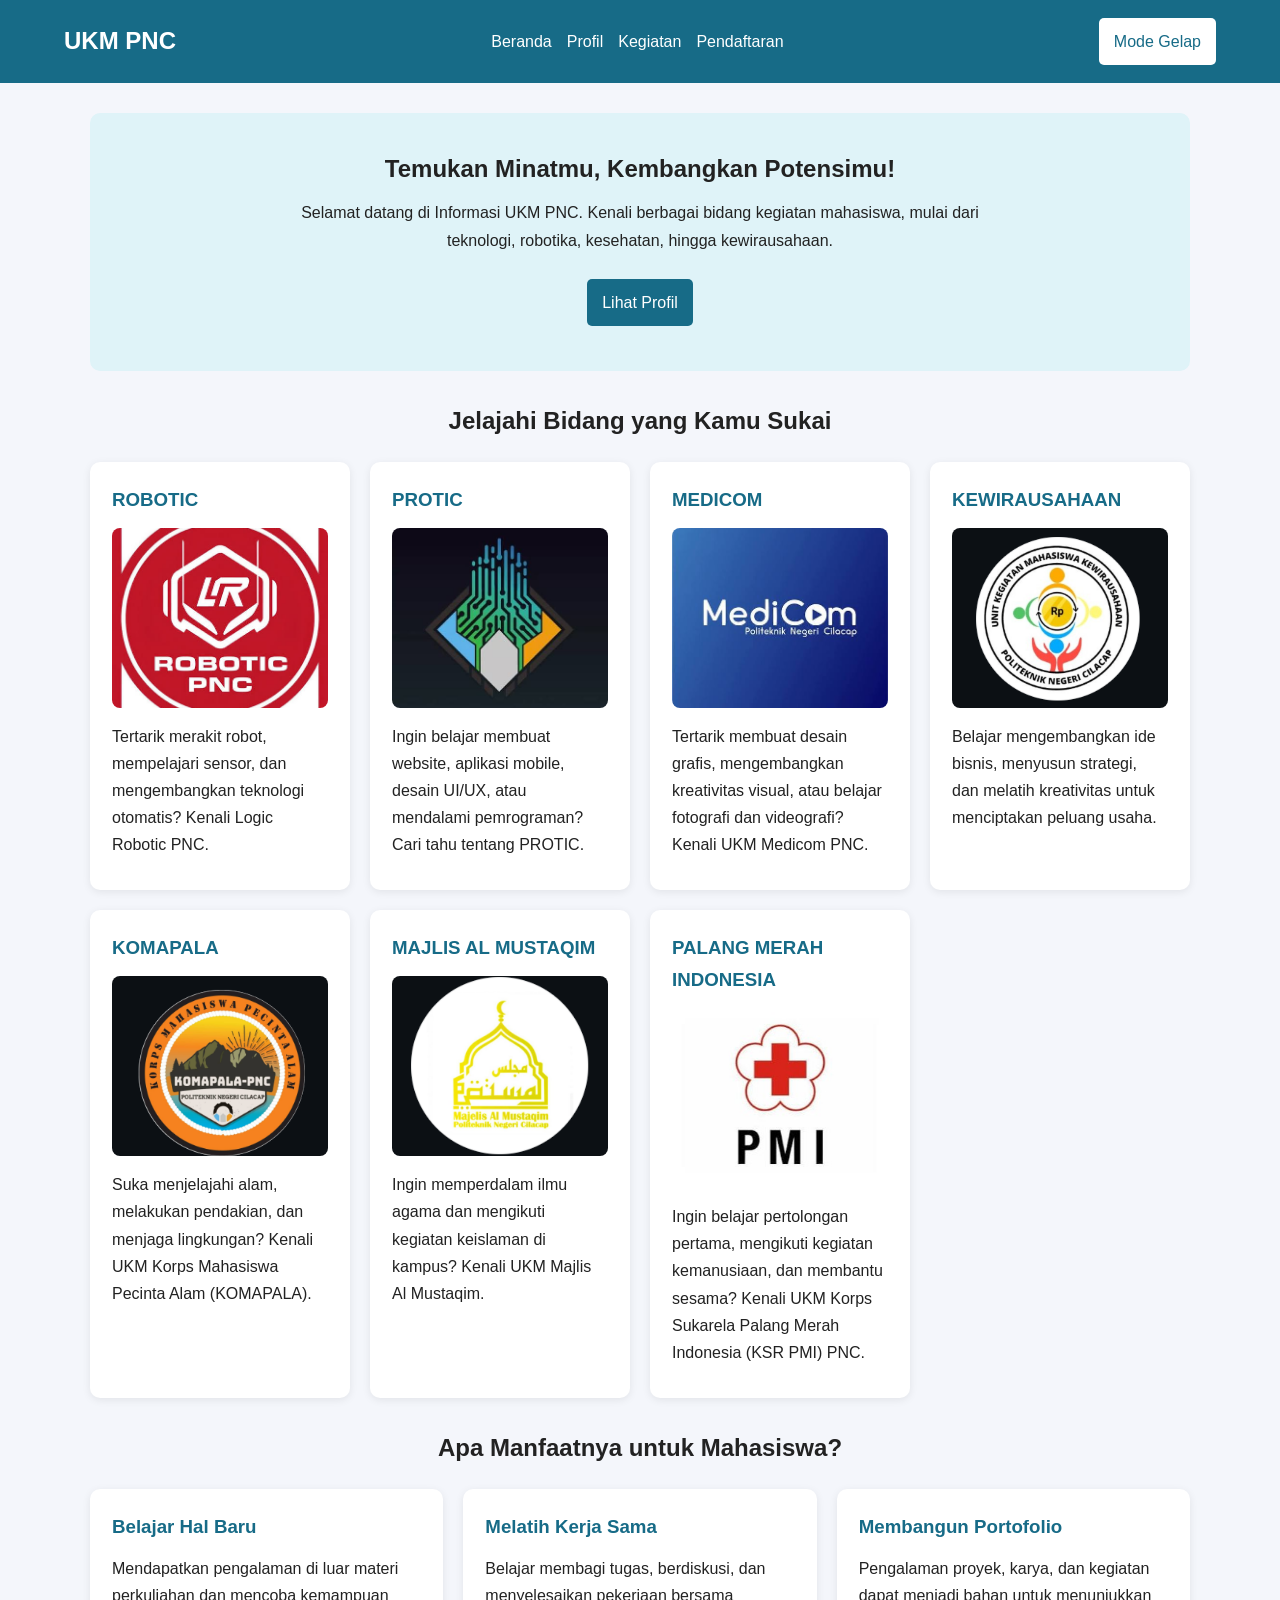
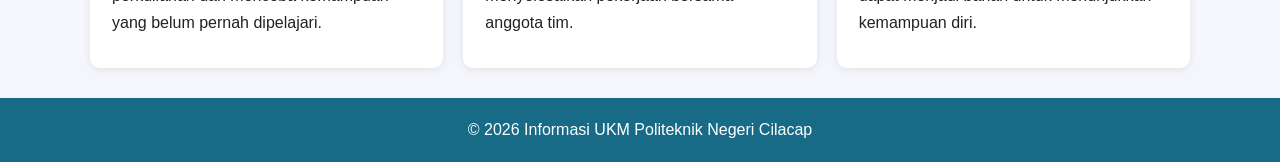
<file: index.html>
<!doctype html>
<html lang="id">
  <head>
    <meta charset="UTF-8" />
    <meta name="viewport" content="width=device-width, initial-scale=1.0" />
    <title>Beranda UKM PNC</title>
    <link rel="stylesheet" href="css/style.css" />
  </head>
  <body>
    <nav class="navbar">
      <h2>UKM PNC</h2>
      <div class="menu">
        <a href="index.html">Beranda</a>
        <a href="profil.html">Profil</a>
        <a href="kegiatan.html">Kegiatan</a>
        <a href="pendaftaran.html">Pendaftaran</a>
      </div>
      <button id="tombol-tema">Mode Gelap</button>
    </nav>

    <main>
      <section class="hero">
        <h1>Temukan Minatmu, Kembangkan Potensimu!</h1>
        <p>
          Selamat datang di Informasi UKM PNC. Kenali berbagai bidang kegiatan mahasiswa, mulai dari teknologi, robotika, kesehatan, hingga kewirausahaan.
        </p>
        <a href="profil.html" class="tombol">Lihat Profil</a>
      </section>

      <section>
        <h2 class="judul">Jelajahi Bidang yang Kamu Sukai</h2>
        <div class="grid-card">
          <div class="card">
            <h3>ROBOTIC</h3>
            <img src="images/robotic.jpg" alt="robotic">
            <p>
              Tertarik merakit robot, mempelajari sensor, dan mengembangkan teknologi otomatis? Kenali Logic Robotic PNC.
            </p>
          </div>

          <div class="card">
            <h3>PROTIC</h3>
            <img src="images/protic.jpg" alt="protic">
            <p>
              Ingin belajar membuat website, aplikasi mobile, desain UI/UX, atau mendalami pemrograman? Cari tahu tentang PROTIC.
            </p>
          </div>

          <div class="card">
            <h3>MEDICOM</h3>
            <img src="images/medicom.jpg" alt="medicom">
            <p>
              Tertarik membuat desain grafis, mengembangkan kreativitas visual, atau belajar fotografi dan videografi? Kenali UKM Medicom PNC.
            </p>
          </div>

          <div class="card">
            <h3>KEWIRAUSAHAAN</h3>
            <img src="images/kewirausahaan.png" alt="kewirausahaan">
            <p>
              Belajar mengembangkan ide bisnis, menyusun strategi, dan melatih kreativitas untuk menciptakan peluang usaha.
            </p>
          </div>

          <div class="card">
            <h3>KOMAPALA</h3>
            <img src="images/komapala.png" alt="komapala">
            <p>
              Suka menjelajahi alam, melakukan pendakian, dan menjaga lingkungan? Kenali UKM Korps Mahasiswa Pecinta Alam (KOMAPALA).
            </p>
          </div>

          <div class="card">
            <h3>MAJLIS AL MUSTAQIM</h3>
            <img src="images/almustaqim.png" alt="almustaqim">
            <p>
              Ingin memperdalam ilmu agama dan mengikuti kegiatan keislaman di kampus? Kenali UKM Majlis Al Mustaqim.
            </p>
          </div>

          <div class="card">
            <h3>PALANG MERAH INDONESIA</h3>
            <img src="images/KSR.jpg" alt="pmi">
            <p>
              Ingin belajar pertolongan pertama, mengikuti kegiatan kemanusiaan, dan membantu sesama? Kenali UKM Korps Sukarela Palang Merah Indonesia (KSR PMI) PNC.
            </p>
          </div>
        </div>
      </section>

      <section>
        <h2 class="judul">Apa Manfaatnya untuk Mahasiswa?</h2>
        <div class="grid-card">
          <div class="card">
            <h3>Belajar Hal Baru</h3>
            <p>
              Mendapatkan pengalaman di luar materi perkuliahan dan mencoba kemampuan yang belum pernah dipelajari.
            </p>
          </div>

          <div class="card">
            <h3>Melatih Kerja Sama</h3>
            <p>
              Belajar membagi tugas, berdiskusi, dan menyelesaikan pekerjaan bersama anggota tim.
            </p>
          </div>

          <div class="card">
            <h3>Membangun Portofolio</h3>
            <p>
              Pengalaman proyek, karya, dan kegiatan dapat menjadi bahan untuk menunjukkan kemampuan diri.
            </p>
          </div>
        </div>
      </section>
    </main>

    <footer>
      <p>&copy; 2026 Informasi UKM Politeknik Negeri Cilacap</p>
    </footer>

    <script src="js/script.js"></script>
  </body>
</html>
</file>
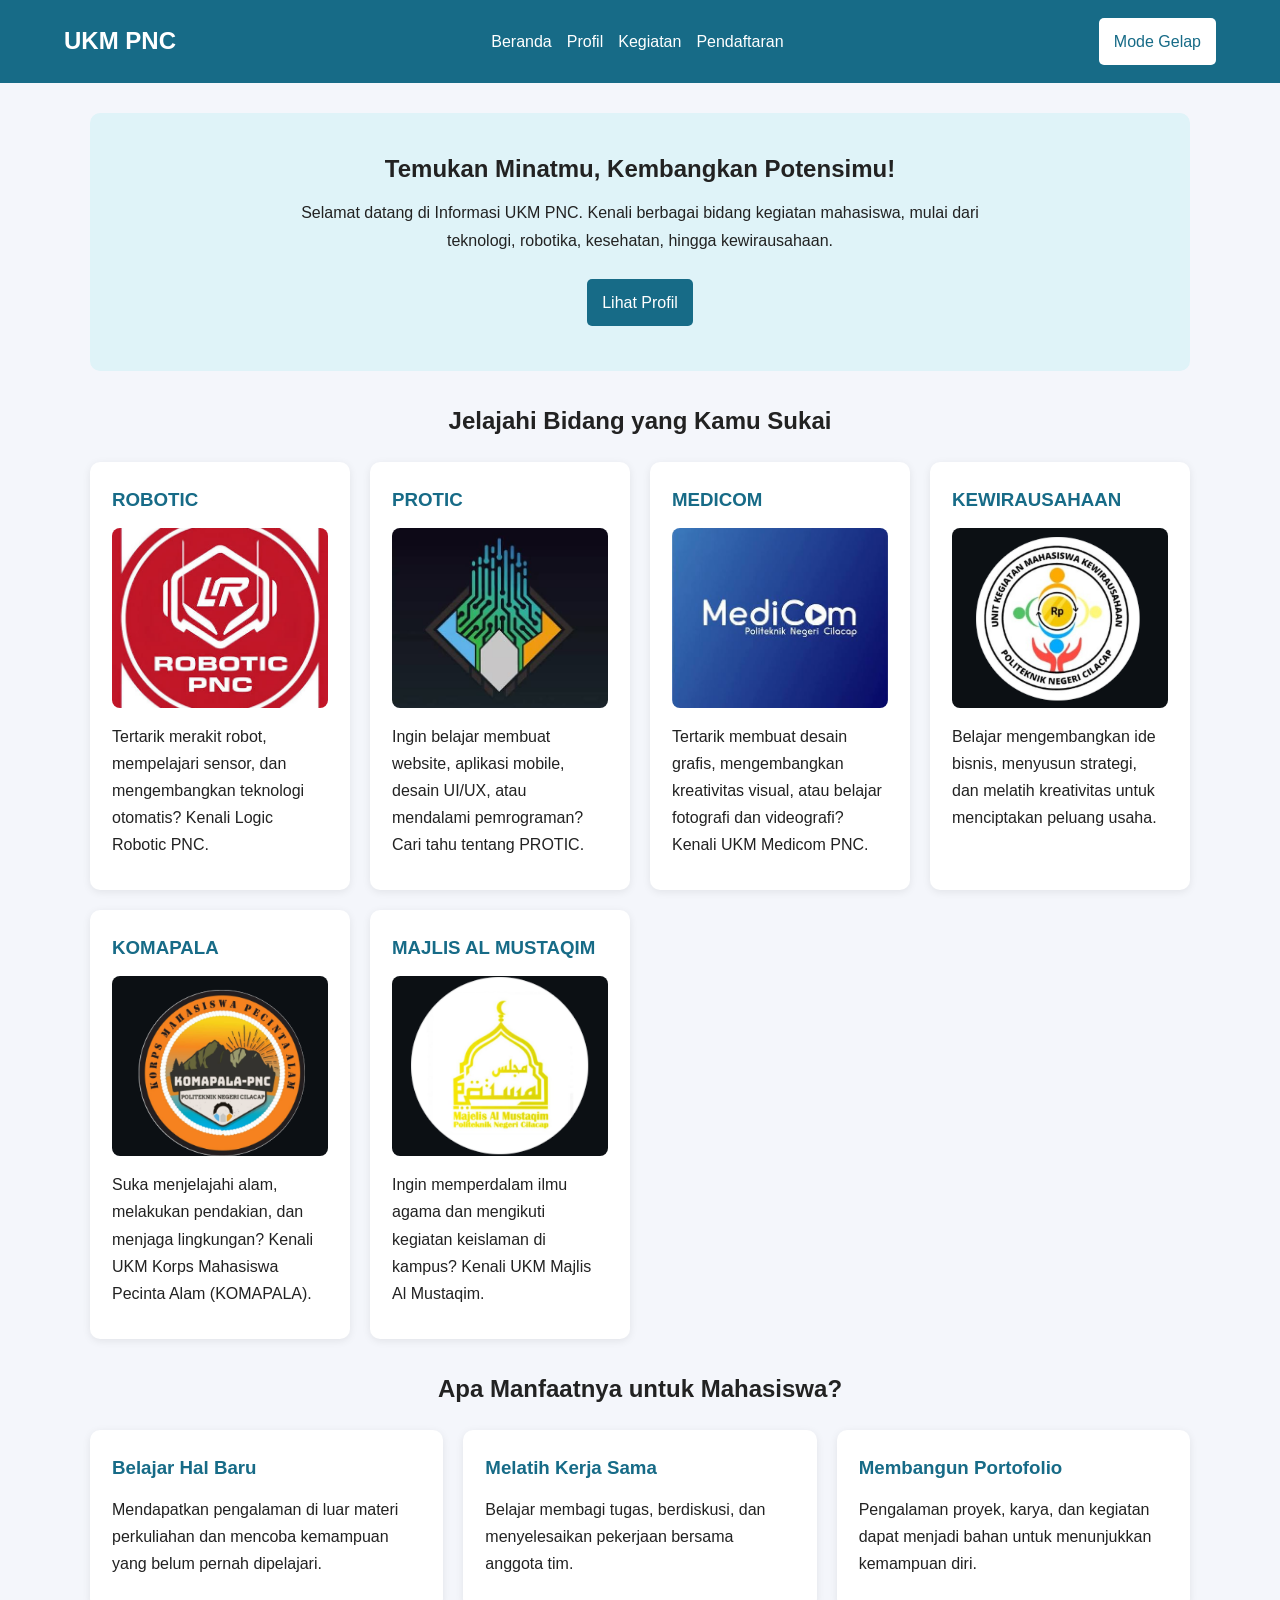
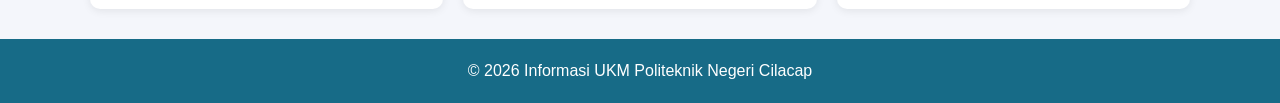
<file: beranda.html>
<!doctype html>
<html lang="id">
  <head>
    <meta charset="UTF-8" />
    <meta name="viewport" content="width=device-width, initial-scale=1.0" />
    <title>Beranda UKM PNC</title>
    <link rel="stylesheet" href="css/style.css" />
  </head>
  <body>
    <nav class="navbar">
      <h2>UKM PNC</h2>
      <div class="menu">
        <a href="beranda.html">Beranda</a>
        <a href="profil.html">Profil</a>
        <a href="kegiatan.html">Kegiatan</a>
        <a href="pendaftaran.html">Pendaftaran</a>
      </div>
      <button id="tombol-tema">Mode Gelap</button>
    </nav>

    <main>
      <section class="hero">
        <h1>Temukan Minatmu, Kembangkan Potensimu!</h1>
        <p>
          Selamat datang di Informasi UKM PNC. Kenali berbagai bidang kegiatan mahasiswa, mulai dari teknologi, robotika, kesehatan, hingga kewirausahaan.
        </p>
        <a href="profil.html" class="tombol">Lihat Profil</a>
      </section>

      <section>
        <h2 class="judul">Jelajahi Bidang yang Kamu Sukai</h2>
        <div class="grid-card">
          <div class="card">
            <h3>ROBOTIC</h3>
            <img src="images/robotic.jpg" alt="robotic">
            <p>
              Tertarik merakit robot, mempelajari sensor, dan mengembangkan teknologi otomatis? Kenali Logic Robotic PNC.
            </p>
          </div>

          <div class="card">
            <h3>PROTIC</h3>
            <img src="images/protic.jpg" alt="protic">
            <p>
              Ingin belajar membuat website, aplikasi mobile, desain UI/UX, atau mendalami pemrograman? Cari tahu tentang PROTIC.
            </p>
          </div>

          <div class="card">
            <h3>MEDICOM</h3>
            <img src="images/medicom.jpg" alt="medicom">
            <p>
              Tertarik membuat desain grafis, mengembangkan kreativitas visual, atau belajar fotografi dan videografi? Kenali UKM Medicom PNC.
            </p>
          </div>

          <div class="card">
            <h3>KEWIRAUSAHAAN</h3>
            <img src="images/kewirausahaan.png" alt="kewirausahaan">
            <p>
              Belajar mengembangkan ide bisnis, menyusun strategi, dan melatih kreativitas untuk menciptakan peluang usaha.
            </p>
          </div>

          <div class="card">
            <h3>KOMAPALA</h3>
            <img src="images/komapala.png" alt="komapala">
            <p>
              Suka menjelajahi alam, melakukan pendakian, dan menjaga lingkungan? Kenali UKM Korps Mahasiswa Pecinta Alam (KOMAPALA).
            </p>
          </div>

          <div class="card">
            <h3>MAJLIS AL MUSTAQIM</h3>
            <img src="images/almustaqim.png" alt="almustaqim">
            <p>
              Ingin memperdalam ilmu agama dan mengikuti kegiatan keislaman di kampus? Kenali UKM Majlis Al Mustaqim.
            </p>
          </div>
        </div>
      </section>

      <section>
        <h2 class="judul">Apa Manfaatnya untuk Mahasiswa?</h2>
        <div class="grid-card">
          <div class="card">
            <h3>Belajar Hal Baru</h3>
            <p>
              Mendapatkan pengalaman di luar materi perkuliahan dan mencoba kemampuan yang belum pernah dipelajari.
            </p>
          </div>

          <div class="card">
            <h3>Melatih Kerja Sama</h3>
            <p>
              Belajar membagi tugas, berdiskusi, dan menyelesaikan pekerjaan bersama anggota tim.
            </p>
          </div>

          <div class="card">
            <h3>Membangun Portofolio</h3>
            <p>
              Pengalaman proyek, karya, dan kegiatan dapat menjadi bahan untuk menunjukkan kemampuan diri.
            </p>
          </div>
        </div>
      </section>
    </main>

    <footer>
      <p>&copy; 2026 Informasi UKM Politeknik Negeri Cilacap</p>
    </footer>

    <script src="js/script.js"></script>
  </body>
</html>
</file>
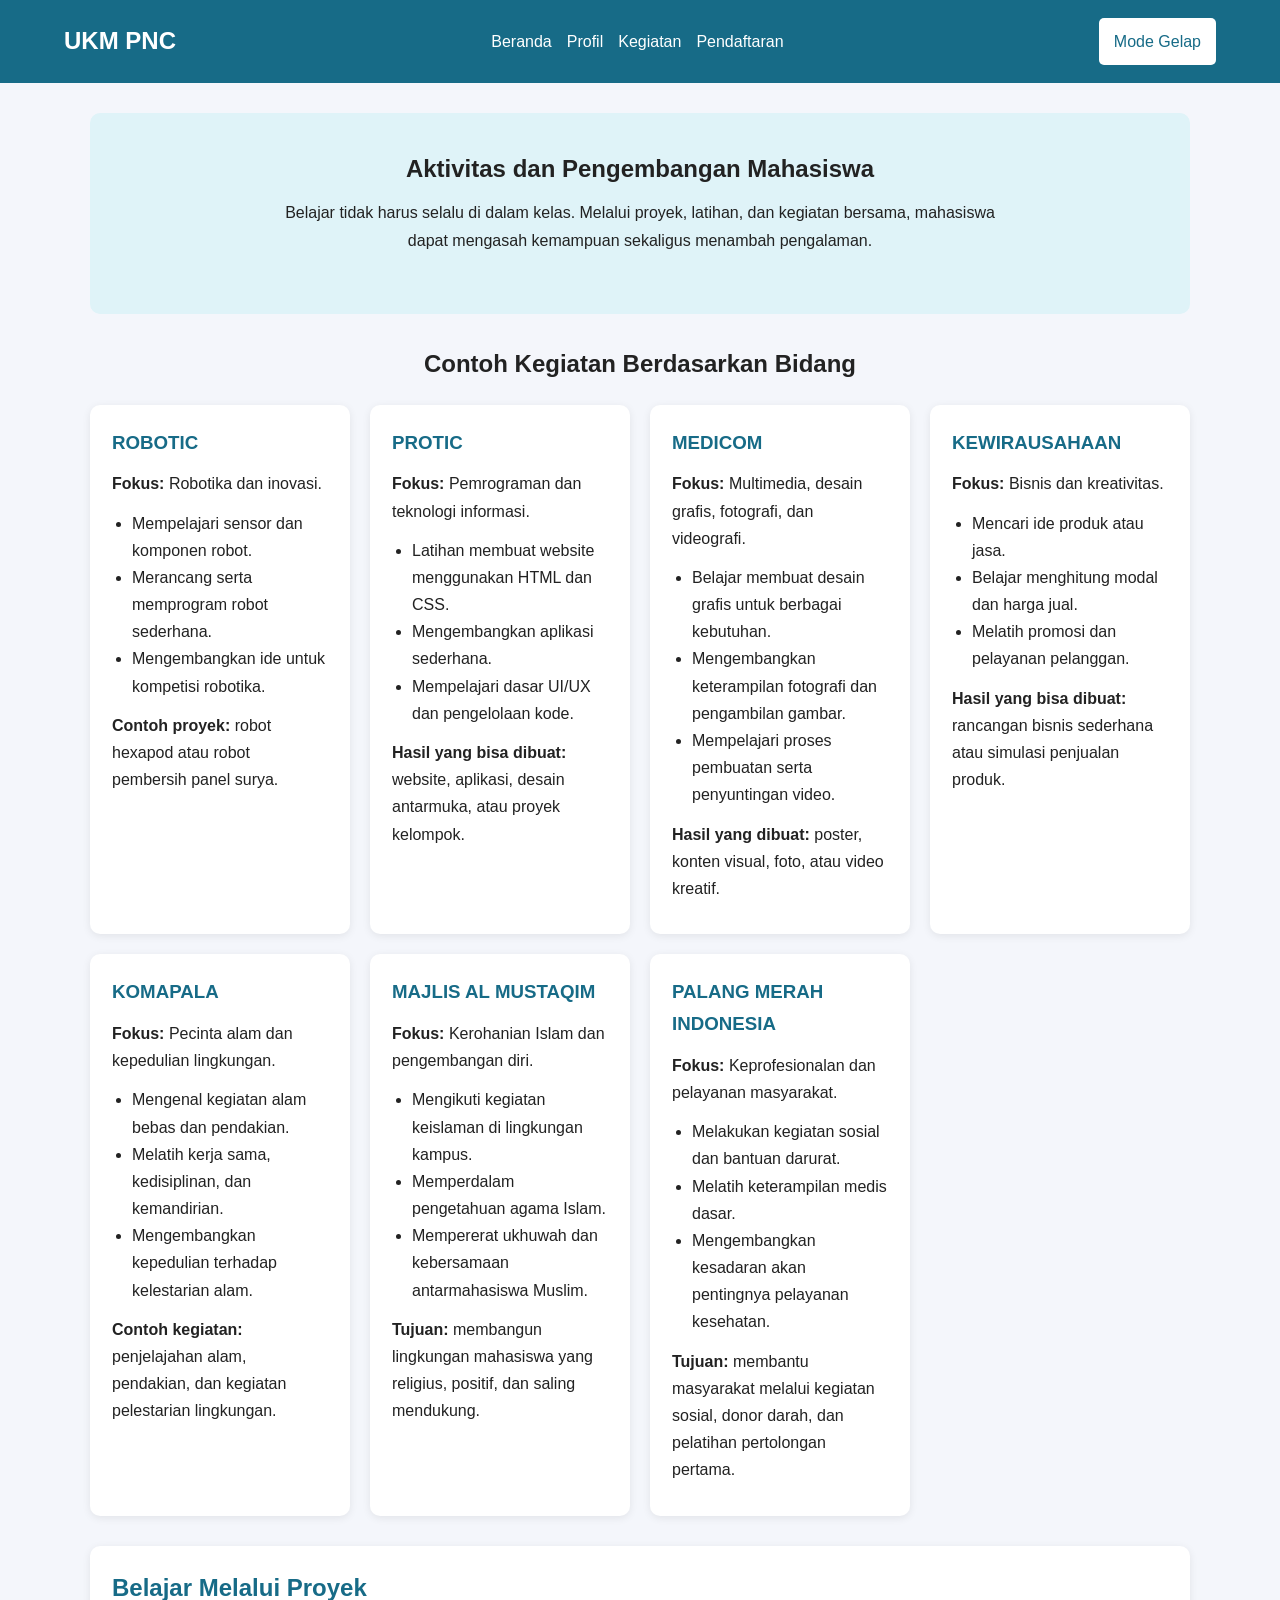
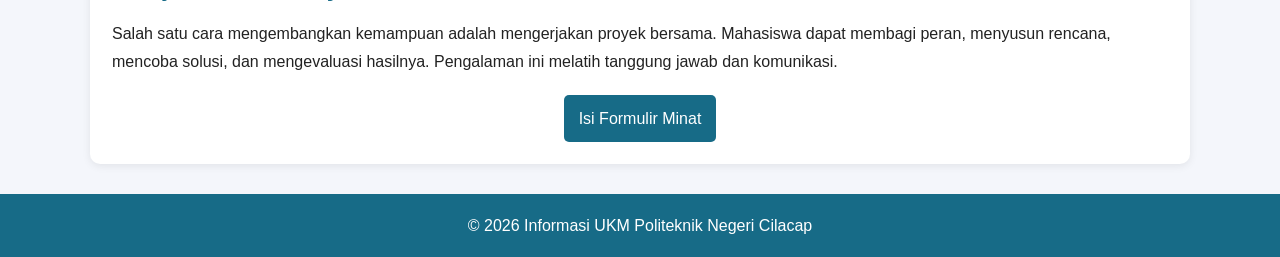
<file: kegiatan.html>
<!doctype html>
<html lang="id">
  <head>
    <meta charset="UTF-8" />
    <meta name="viewport" content="width=device-width, initial-scale=1.0" />
    <title>Kegiatan UKM PNC</title>
    <link rel="stylesheet" href="css/style.css" />
  </head>
  <body>
    <nav class="navbar">
      <h2>UKM PNC</h2>
      <div class="menu">
        <a href="index.html">Beranda</a>
        <a href="profil.html">Profil</a>
        <a href="kegiatan.html">Kegiatan</a>
        <a href="pendaftaran.html">Pendaftaran</a>
      </div>
      <button id="tombol-tema">Mode Gelap</button>
    </nav>

    <main>
      <section class="hero">
        <h1>Aktivitas dan Pengembangan Mahasiswa</h1>
        <p>
          Belajar tidak harus selalu di dalam kelas. Melalui proyek, latihan, dan kegiatan bersama, mahasiswa dapat mengasah kemampuan sekaligus menambah pengalaman.
        </p>
      </section>

      <section>
        <h2 class="judul">Contoh Kegiatan Berdasarkan Bidang</h2>

        <div class="grid-card">
          <div class="card">
            <h3>ROBOTIC</h3>
            <p><strong>Fokus:</strong> Robotika dan inovasi.</p>
            <ul>
              <li>Mempelajari sensor dan komponen robot.</li>
              <li>Merancang serta memprogram robot sederhana.</li>
              <li>Mengembangkan ide untuk kompetisi robotika.</li>
            </ul>
            <p>
              <strong>Contoh proyek:</strong> robot hexapod atau robot pembersih
              panel surya.
            </p>
          </div>

          <div class="card">
            <h3>PROTIC</h3>
            <p><strong>Fokus:</strong> Pemrograman dan teknologi informasi.</p>
            <ul>
              <li>Latihan membuat website menggunakan HTML dan CSS.</li>
              <li>Mengembangkan aplikasi sederhana.</li>
              <li>Mempelajari dasar UI/UX dan pengelolaan kode.</li>
            </ul>
            <p>
              <strong>Hasil yang bisa dibuat:</strong> website, aplikasi, desain
              antarmuka, atau proyek kelompok.
            </p>
          </div>

          <div class="card">
            <h3>MEDICOM</h3>
            <p>
              <strong>Fokus:</strong> Multimedia, desain grafis, fotografi, dan
              videografi.
            </p>
            <ul>
              <li>Belajar membuat desain grafis untuk berbagai kebutuhan.</li>
              <li>
                Mengembangkan keterampilan fotografi dan pengambilan gambar.
              </li>
              <li>Mempelajari proses pembuatan serta penyuntingan video.</li>
            </ul>
            <p>
              <strong>Hasil yang dibuat:</strong> poster, konten visual, foto,
              atau video kreatif.
            </p>
          </div>

          <div class="card">
            <h3>KEWIRAUSAHAAN</h3>
            <p><strong>Fokus:</strong> Bisnis dan kreativitas.</p>
            <ul>
              <li>Mencari ide produk atau jasa.</li>
              <li>Belajar menghitung modal dan harga jual.</li>
              <li>Melatih promosi dan pelayanan pelanggan.</li>
            </ul>
            <p>
              <strong>Hasil yang bisa dibuat:</strong> rancangan bisnis sederhana atau simulasi penjualan produk.
            </p>
          </div>

          <div class="card">
            <h3>KOMAPALA</h3>
            <p><strong>Fokus:</strong> Pecinta alam dan kepedulian lingkungan.</p>
            <ul>
              <li>Mengenal kegiatan alam bebas dan pendakian.</li>
              <li>Melatih kerja sama, kedisiplinan, dan kemandirian.</li>
              <li>Mengembangkan kepedulian terhadap kelestarian alam.</li>
            </ul>
            <p>
              <strong>Contoh kegiatan:</strong> penjelajahan alam, pendakian, dan kegiatan pelestarian lingkungan.
            </p>
          </div>

          <div class="card">
            <h3>MAJLIS AL MUSTAQIM</h3>
            <p><strong>Fokus:</strong> Kerohanian Islam dan pengembangan diri.</p>
            <ul>
              <li>Mengikuti kegiatan keislaman di lingkungan kampus.</li>
              <li>Memperdalam pengetahuan agama Islam.</li>
              <li>Mempererat ukhuwah dan kebersamaan antarmahasiswa Muslim.</li>
            </ul>
            <p>
              <strong>Tujuan:</strong> membangun lingkungan mahasiswa yang religius, positif, dan saling mendukung.
            </p>
          </div>

          <div class="card">
            <h3>PALANG MERAH INDONESIA</h3>
            <p><strong>Fokus:</strong> Keprofesionalan dan pelayanan masyarakat.</p>
            <ul>
              <li>Melakukan kegiatan sosial dan bantuan darurat.</li>
              <li>Melatih keterampilan medis dasar.</li>
              <li>Mengembangkan kesadaran akan pentingnya pelayanan kesehatan.</li>
            </ul>
            <p>
              <strong>Tujuan:</strong> membantu masyarakat melalui kegiatan sosial, donor darah, dan pelatihan pertolongan pertama.
            </p>
          </div>
        </div>
      </section>

      <section class="card">
        <h2>Belajar Melalui Proyek</h2>
        <p>
          Salah satu cara mengembangkan kemampuan adalah mengerjakan proyek bersama. Mahasiswa dapat membagi peran, menyusun rencana, mencoba solusi, dan mengevaluasi hasilnya. Pengalaman ini melatih tanggung jawab dan komunikasi.
        </p>
        <div class="tengah">
          <a href="pendaftaran.html" class="tombol" id="formulir">Isi Formulir Minat</a>
        </div>
      </section>
    </main>

    <footer>
      <p>&copy; 2026 Informasi UKM Politeknik Negeri Cilacap</p>
    </footer>

    <script src="js/script.js"></script>
  </body>
</html>
</file>
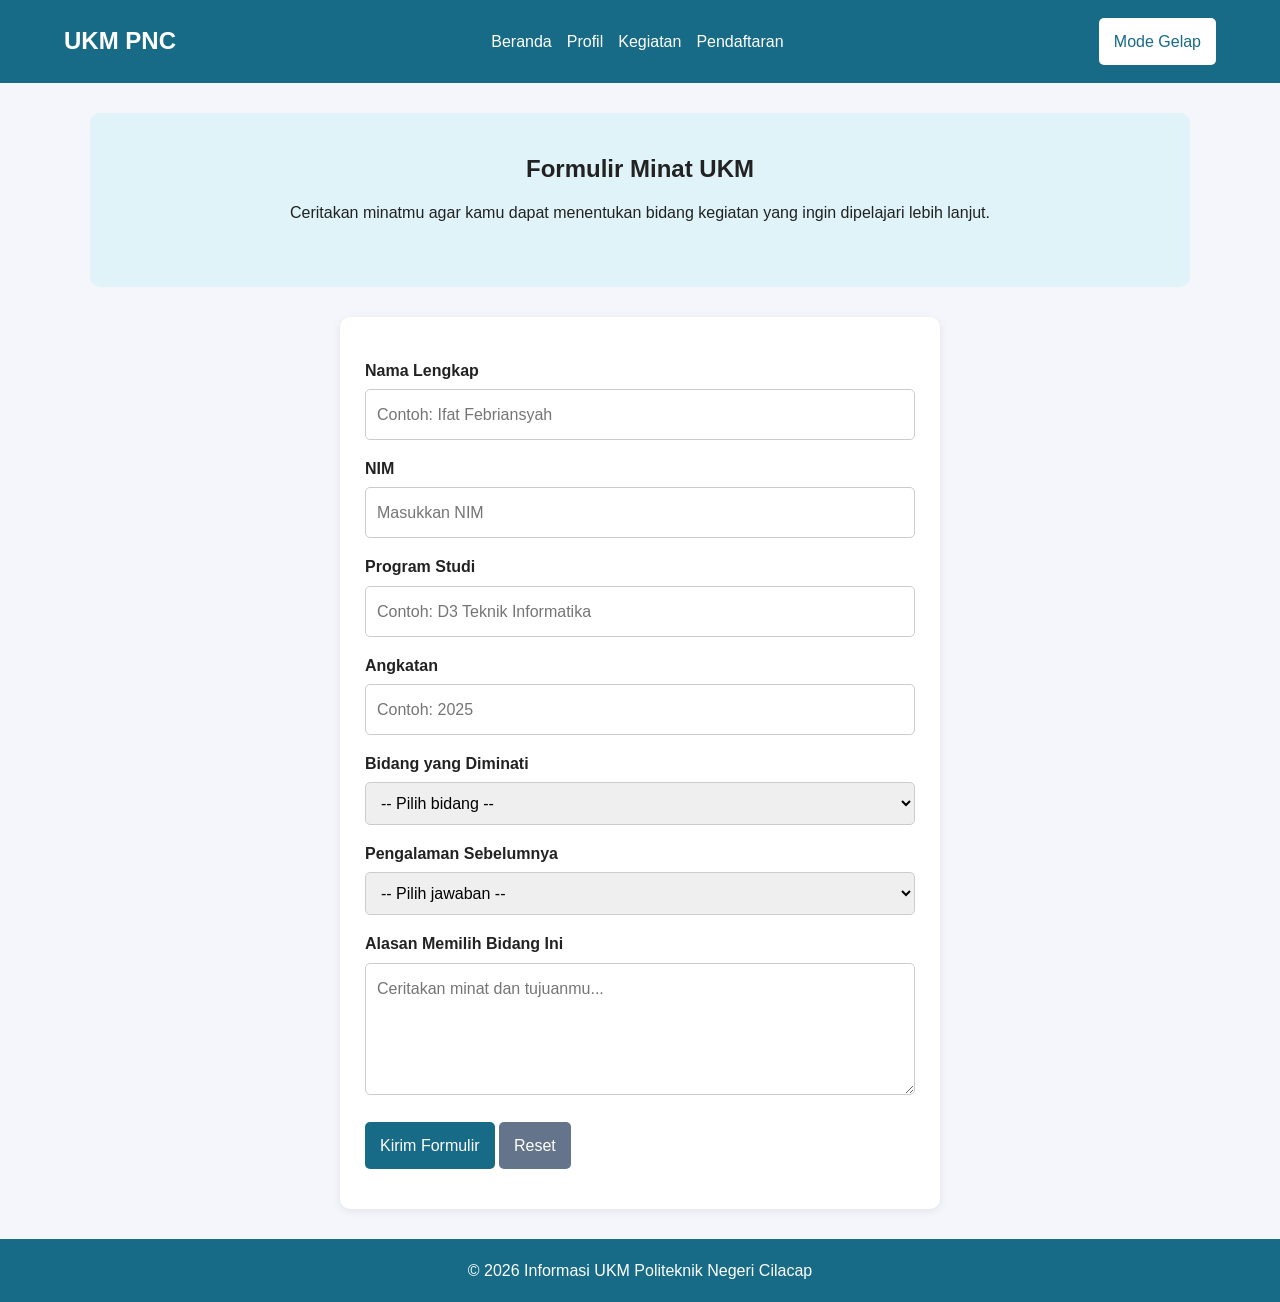
<file: pendaftaran.html>
<!doctype html>
<html lang="id">
  <head>
    <meta charset="UTF-8" />
    <meta name="viewport" content="width=device-width, initial-scale=1.0" />
    <title>Pendaftaran UKM PNC</title>
    <link rel="stylesheet" href="css/style.css" />
  </head>
  <body>
    <nav class="navbar">
      <h2>UKM PNC</h2>
      <div class="menu">
        <a href="index.html">Beranda</a>
        <a href="profil.html">Profil</a>
        <a href="kegiatan.html">Kegiatan</a>
        <a href="pendaftaran.html">Pendaftaran</a>
      </div>
      <button id="tombol-tema">Mode Gelap</button>
    </nav>

    <main>
      <section class="hero">
        <h1>Formulir Minat UKM</h1>
        <p>
          Ceritakan minatmu agar kamu dapat menentukan bidang kegiatan yang
          ingin dipelajari lebih lanjut.
        </p>
      </section>

      <form id="form-pendaftaran" class="form-pendaftaran">
        <label for="nama">Nama Lengkap</label>
        <input type="text" id="nama" placeholder="Contoh: Ifat Febriansyah" required />

        <label for="nim">NIM</label>
        <input type="text" id="nim" placeholder="Masukkan NIM" required />

        <label for="prodi">Program Studi</label>
        <input type="text" id="prodi" placeholder="Contoh: D3 Teknik Informatika" required />
        
        <label for="angkatan">Angkatan</label>
        <input type="number" id="angkatan" placeholder="Contoh: 2025" required />

        <label for="pilihan-ukm">Bidang yang Diminati</label>
        <select id="pilihan-ukm" required>
          <option value="">-- Pilih bidang --</option>
          <option value="Logic Robotic PNC">ROBOTIC</option>
          <option value="PROTIC">PROTIC</option>
          <option value="Medicom">MEDICOM</option>
          <option value="Kewirausahaan">KEWIRAUSAHAAN</option>
          <option value="Kewirausahaan">KOMAPALA</option>
          <option value="Kewirausahaan">MAJLIS AL MUSTAQIM</option>
        </select>

        <label for="pengalaman">Pengalaman Sebelumnya</label>
        <select id="pengalaman" required>
          <option value="">-- Pilih jawaban --</option>
          <option value="Pemula">Belum punya pengalaman</option>
          <option value="Pernah belajar">Pernah belajar sendiri</option>
          <option value="Pernah ikut kegiatan">
            Pernah ikut kegiatan serupa
          </option>
        </select>

        <label for="alasan">Alasan Memilih Bidang Ini</label>
        <textarea id="alasan" rows="4" placeholder="Ceritakan minat dan tujuanmu..." required ></textarea>

        <button type="submit">Kirim Formulir</button>
        <button type="reset" class="tombol-reset">Reset</button>

        <div id="pesan-pendaftaran" aria-live="polite"></div>
      </form>
    </main>

    <footer>
      <p>&copy; 2026 Informasi UKM Politeknik Negeri Cilacap</p>
    </footer>

    <script src="js/script.js"></script>
  </body>
</html>
</file>
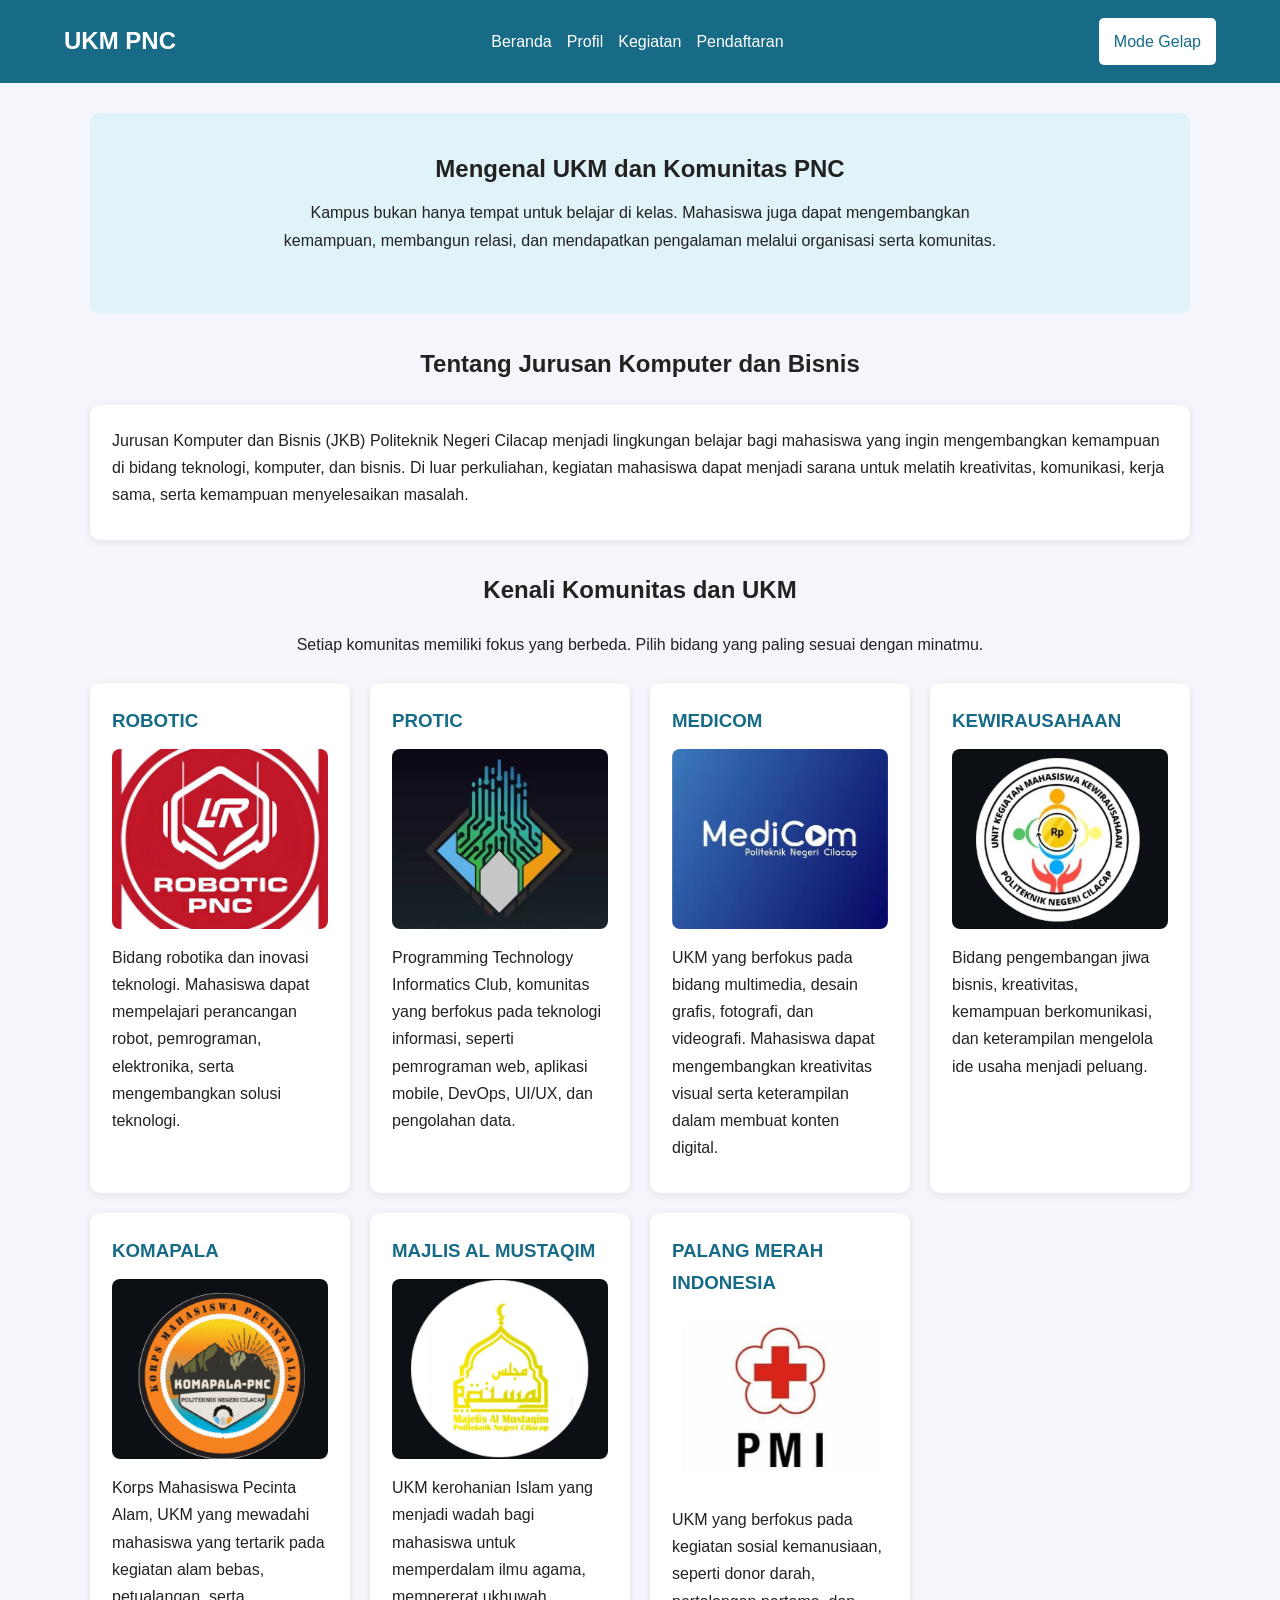
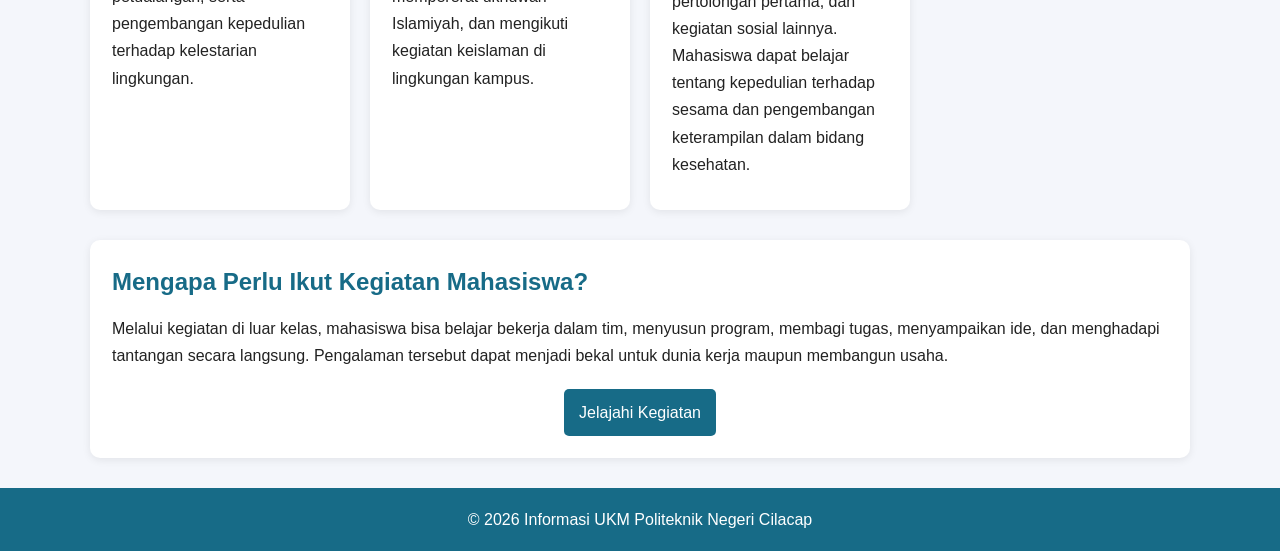
<file: profil.html>
<!doctype html>
<html lang="id">
  <head>
    <meta charset="UTF-8" />
    <meta name="viewport" content="width=device-width, initial-scale=1.0" />
    <title>Profil UKM PNC</title>
    <link rel="stylesheet" href="css/style.css" />
  </head>
  <body>
    <nav class="navbar">
      <h2>UKM PNC</h2>
      <div class="menu">
        <a href="index.html">Beranda</a>
        <a href="profil.html">Profil</a>
        <a href="kegiatan.html">Kegiatan</a>
        <a href="pendaftaran.html">Pendaftaran</a>
      </div>
      <button id="tombol-tema">Mode Gelap</button>
    </nav>

    <main>
      <section class="hero">
        <h1>Mengenal UKM dan Komunitas PNC</h1>
        <p>
          Kampus bukan hanya tempat untuk belajar di kelas. Mahasiswa juga dapat mengembangkan kemampuan, membangun relasi, dan mendapatkan pengalaman melalui organisasi serta komunitas.
        </p>
      </section>

      <section>
        <h2 class="judul">Tentang Jurusan Komputer dan Bisnis</h2>
        <div class="card">
          <p>
            Jurusan Komputer dan Bisnis (JKB) Politeknik Negeri Cilacap menjadi lingkungan belajar bagi mahasiswa yang ingin mengembangkan kemampuan di bidang teknologi, komputer, dan bisnis. Di luar perkuliahan, kegiatan mahasiswa dapat menjadi sarana untuk melatih kreativitas, komunikasi, kerja sama, serta kemampuan menyelesaikan masalah.
          </p>
        </div>
      </section>

      <section>
        <h2 class="judul">Kenali Komunitas dan UKM</h2>
        <p class="pengantar">
          Setiap komunitas memiliki fokus yang berbeda. Pilih bidang yang paling sesuai dengan minatmu.
        </p>

        <div class="grid-card">
          <div class="card">
            <h3>ROBOTIC</h3>
            <img src="images/robotic.jpg" alt="robotic">
            <p>
              Bidang robotika dan inovasi teknologi. Mahasiswa dapat mempelajari perancangan robot, pemrograman, elektronika, serta mengembangkan solusi teknologi.
            </p>
          </div>

          <div class="card">
            <h3>PROTIC</h3>
            <img src="images/protic.jpg" alt="protic">
            <p>
              Programming Technology Informatics Club, komunitas yang berfokus pada teknologi informasi, seperti pemrograman web, aplikasi mobile, DevOps, UI/UX, dan pengolahan data.
            </p>
          </div>

          <div class="card">
            <h3>MEDICOM</h3>
            <img src="images/medicom.jpg" alt="medicom">
            <p>
              UKM yang berfokus pada bidang multimedia, desain grafis, fotografi, dan videografi. Mahasiswa dapat mengembangkan kreativitas visual serta keterampilan dalam membuat konten digital.
            </p>
          </div>

          <div class="card">
            <h3>KEWIRAUSAHAAN</h3>
            <img src="images/kewirausahaan.png" alt="kewirausahaan">
            <p>
              Bidang pengembangan jiwa bisnis, kreativitas, kemampuan berkomunikasi, dan keterampilan mengelola ide usaha menjadi peluang.
            </p>
          </div>

          <div class="card">
            <h3>KOMAPALA</h3>
            <img src="images/komapala.png" alt="komapala">
            <p>
              Korps Mahasiswa Pecinta Alam, UKM yang mewadahi mahasiswa yang tertarik pada kegiatan alam bebas, petualangan, serta pengembangan kepedulian terhadap kelestarian lingkungan.
            </p>
          </div>

          <div class="card">
            <h3>MAJLIS AL MUSTAQIM</h3>
            <img src="images/almustaqim.png" alt="almustaqim">
            <p>
              UKM kerohanian Islam yang menjadi wadah bagi mahasiswa untuk memperdalam ilmu agama, mempererat ukhuwah Islamiyah, dan mengikuti kegiatan keislaman di lingkungan kampus.
            </p>
          </div>

          <div class="card">
            <h3>PALANG MERAH INDONESIA</h3>
            <img src="images/KSR.jpg" alt="pmi">
            <p>
              UKM yang berfokus pada kegiatan sosial kemanusiaan, seperti donor darah, pertolongan pertama, dan kegiatan sosial lainnya. Mahasiswa dapat belajar tentang kepedulian terhadap sesama dan pengembangan keterampilan dalam bidang kesehatan.
            </p>
          </div>
        </div>
      </section>

      <section class="card">
        <h2>Mengapa Perlu Ikut Kegiatan Mahasiswa?</h2>
        <p>
          Melalui kegiatan di luar kelas, mahasiswa bisa belajar bekerja dalam tim, menyusun program, membagi tugas, menyampaikan ide, dan menghadapi tantangan secara langsung. Pengalaman tersebut dapat menjadi bekal untuk dunia kerja maupun membangun usaha.
        </p>
        <div class="tengah">
          <a href="kegiatan.html" class="tombol" id="jelajahi-kegiatan"
            >Jelajahi Kegiatan</a
          >
        </div>
      </section>
    </main>

    <footer>
      <p>&copy; 2026 Informasi UKM Politeknik Negeri Cilacap</p>
    </footer>

    <script src="js/script.js"></script>
  </body>
</html>
</file>
<file: css/style.css>
* {
  margin: 0;
  padding: 0;
  box-sizing: border-box;
}

body {
  font-family: Arial, sans-serif;
  color: #222;
  background: #f4f6fb;
  line-height: 1.7;
}

/* ===== BAGIAN UMUM (KETUA) ===== */
.navbar {
  display: flex;
  justify-content: space-between;
  align-items: center;
  flex-wrap: wrap;
  gap: 15px;
  padding: 18px 5%;
  background: #176b87;
  color: white;
}

.menu {
  display: flex;
  flex-wrap: wrap;
  gap: 15px;
}

.menu a {
  color: white;
  text-decoration: none;
}

.menu a:hover {
  text-decoration: underline;
}

button, .tombol {
  display: inline-block;
  padding: 10px 15px;
  border: none;
  border-radius: 5px;
  background: #176b87;
  color: white;
  cursor: pointer;
  text-decoration: none;
  font: inherit;
}

button:hover,
.tombol:hover {
  background: #12546b;
}

.navbar button {
  background: white;
  color: #176b87;
}

main {
  width: 90%;
  max-width: 1100px;
  min-height: 65vh;
  margin: 30px auto;
}

section {
  margin-bottom: 30px;
}

footer {
  padding: 18px;
  text-align: center;
  color: white;
  background: #176b87;
}

/* Mode gelap */
body.gelap {
  color: #f1f1f1;
  background: #182127;
}

body.gelap .hero {
  background: #263b45;
}

body.gelap .card,
body.gelap .form-pendaftaran {
  color: #f1f1f1;
  background: #263238;
}

body.gelap .card h2,
body.gelap .card h3 {
  color: #8dd9f0;
}

body.gelap .form-pendaftaran input,
body.gelap .form-pendaftaran select,
body.gelap .form-pendaftaran textarea {
  color: white;
  background: #37474f;
  border-color: #607d8b;
}

body.gelap #pesan-pendaftaran {
  color: #8dd9f0;
}

@media (max-width: 600px) {
  .navbar {
    flex-direction: column;
  }

  .menu {
    justify-content: center;
    gap: 10px;
  }

  main {
    width: 92%;
    margin: 20px auto;
  }
}

/* ===== BAGIAN MAHASISWA 2 (BERANDA) ===== */
.hero {
  padding: 40px 25px;
  text-align: center;
  background: #dff3f8;
  border-radius: 10px;
}

.hero h1 {
  margin-bottom: 15px;
  line-height: 1.3;
}

.hero p {
  max-width: 750px;
  margin: 0 auto 20px;
}

.hero .tombol {
  margin: 5px;
}

.grid-card {
  display: grid;
  grid-template-columns: repeat(auto-fit, minmax(230px, 1fr));
  gap: 20px;
}

.card {
  padding: 22px;
  background: white;
  border-radius: 10px;
  box-shadow: 0 2px 8px rgba(0, 0, 0, 0.08);
}

.card img {
  display: block;
  width: 100%;
  height: 180px;
  object-fit: cover;
  object-position: center;
  border-radius: 8px;
  margin-bottom: 15px;
}

.card h2,
.card h3 {
  margin-bottom: 12px;
  color: #176b87;
}

.card p {
  margin-bottom: 10px;
}

.card ul {
  padding-left: 20px;
  margin: 12px 0;
}

.tengah {
  margin-top: 20px;
  text-align: center;
}

@media (max-width: 600px) {
  .hero {
    padding: 28px 16px;
  }

  .hero h1 {
    font-size: 25px;
  }
}
/* ===== BAGIAN MAHASISWA 3 (PROFIL DAN KEGIATAN) ===== */
.judul {
  text-align: center;
  margin-bottom: 20px;
}

.pengantar {
  text-align: center;
  margin-bottom: 25px;
}
/* ===== BAGIAN MAHASISWA 4 (PENDAFTARAN) ===== */
.form-pendaftaran {
  max-width: 600px;
  margin: 0 auto;
  padding: 25px;
  background: white;
  border-radius: 10px;
  box-shadow: 0 2px 8px rgba(0, 0, 0, 0.08);
}

.form-pendaftaran label {
  display: block;
  margin-top: 15px;
  margin-bottom: 5px;
  font-weight: bold;
}

.form-pendaftaran input,
.form-pendaftaran select,
.form-pendaftaran textarea {
  width: 100%;
  padding: 11px;
  border: 1px solid #ccc;
  border-radius: 5px;
  font: inherit;
}

.form-pendaftaran textarea {
  resize: vertical;
}

.form-pendaftaran button {
  margin-top: 18px;
}

.form-pendaftaran .tombol-reset {
  background: #64748b;
}

#pesan-pendaftaran {
  margin-top: 15px;
  font-weight: bold;
}

@media (max-width: 600px) {
  .form-pendaftaran {
    padding: 18px;
  }
}
</file>
